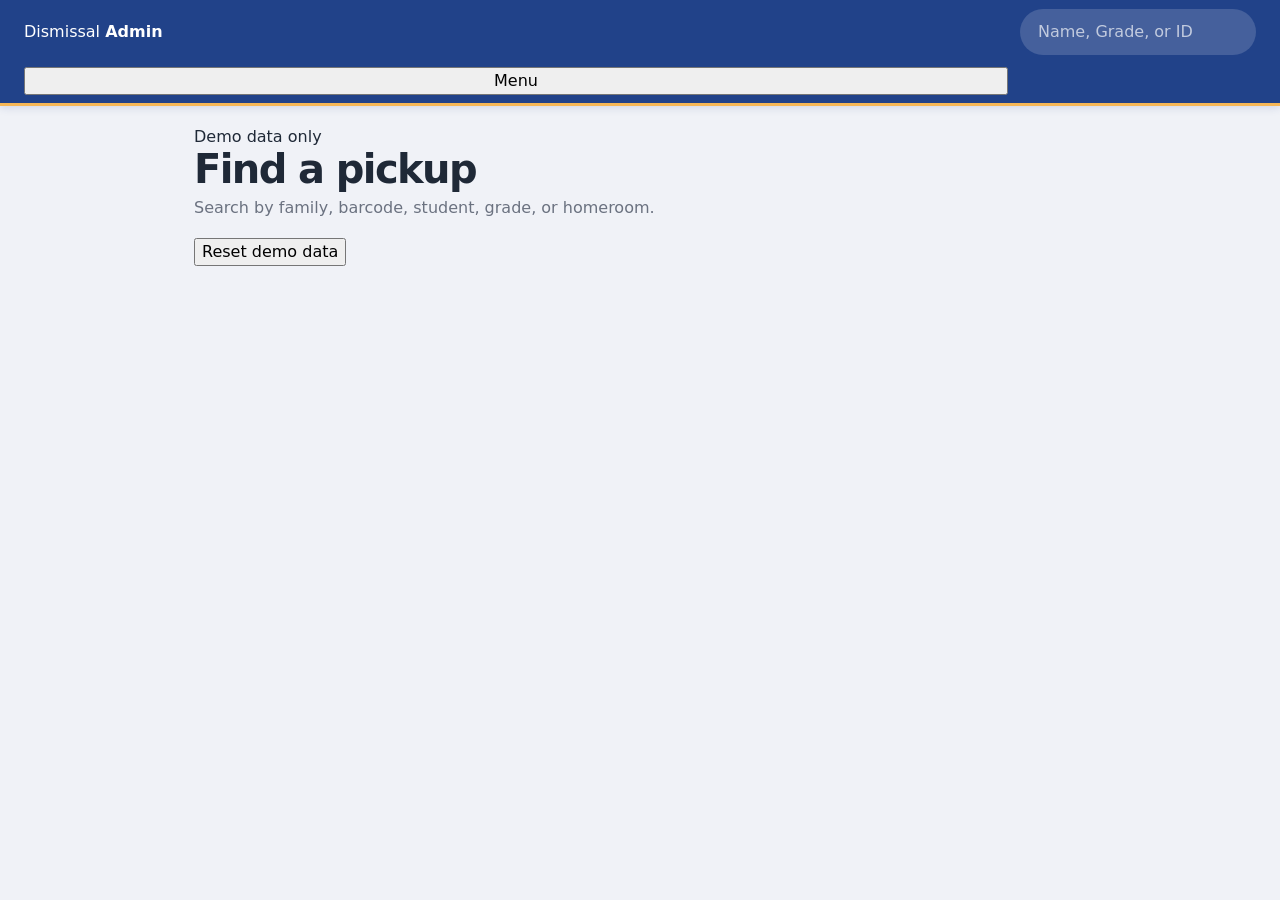
<file: admin.html>
<!doctype html>
<html lang="en">
<head>
  <meta charset="utf-8">
  <meta name="viewport" content="width=device-width, initial-scale=1, viewport-fit=cover">
  <meta name="theme-color" content="#214289">
  <title>Dismissal · Admin</title>
  <link rel="stylesheet" href="styles.css">
</head>
<body>
  <header class="appbar appbar-admin">
    <div class="appbar-copy">
      <span class="appbar-kicker">Dismissal</span>
      <strong class="appbar-title">Admin</strong>
    </div>
    <div class="header-search">
      <input class="search-input" id="search" type="search" autocomplete="off" placeholder="Name, Grade, or ID" aria-label="Search pickup groups">
    </div>
    <button class="icon-button" type="button" data-app-menu aria-label="Open menu">Menu</button>
  </header>

  <main>
    <div class="prototype-chip">Demo data only</div>

    <section class="screen-head">
      <h1>Find a pickup</h1>
      <p>Search by family, barcode, student, grade, or homeroom.</p>
    </section>

    <section class="admin-list" id="groups"></section>

    <section class="admin-tools">
      <button class="danger-button" id="resetDemo" type="button">Reset demo data</button>
    </section>
  </main>

  <script src="app.js"></script>
  <script>
    const root = document.querySelector('#groups');
    const search = document.querySelector('#search');

    function render() {
      const state = DismissalApp.loadState();
      const query = search.value.trim().toLowerCase();

      if (!query && state.pickupGroups.length > 20) {
        root.innerHTML = `<div class="empty-state"><strong>${state.pickupGroups.length} pickup groups</strong><span>Type a family, student, or barcode above to find one.</span></div>`;
        return;
      }

      const groups = state.pickupGroups.filter(group => {
        const members = group.studentIds.map(id => state.students.find(s => s.id === id)).filter(Boolean);
        const text = [group.name, group.token, ...members.flatMap(s => [s.name, s.grade, s.homeroom])].join(' ').toLowerCase();
        return !query || text.includes(query);
      });

      if (!groups.length) {
        root.innerHTML = '<div class="empty-state"><strong>No matches</strong><span>Try a family name, student name, or barcode.</span></div>';
        return;
      }

      root.innerHTML = groups.map(group => {
        const members = group.studentIds.map(id => state.students.find(s => s.id === id)).filter(Boolean);
        return `<article class="admin-card">
          <h2>${DismissalApp.escapeHtml(group.name)}</h2>
          <span class="code">${DismissalApp.escapeHtml(group.token)}</span>
          ${members.map(s => `<div class="admin-member"><strong>${DismissalApp.escapeHtml(s.name)}</strong><span>Grade ${DismissalApp.escapeHtml(s.grade)} · ${DismissalApp.escapeHtml(s.homeroom)}</span></div>`).join('')}
        </article>`;
      }).join('');
    }

    search.addEventListener('input', render);
    document.querySelector('#resetDemo').addEventListener('click', () => {
      DismissalApp.openModal({
        eyebrow: 'Prototype tools',
        title: 'Reset the demo?',
        body: '<p>This clears the fictional dismissal queue and restores the demo pickup groups.</p>',
        actions: [{ label: 'Reset demo', kind: 'warning', onClick: () => { DismissalApp.resetDemo(); render(); } }]
      });
    });

    DismissalApp.bindMenu('admin');
    DismissalApp.bindLiveRefresh(render);
    render();
  </script>
</body>
</html>
</file>
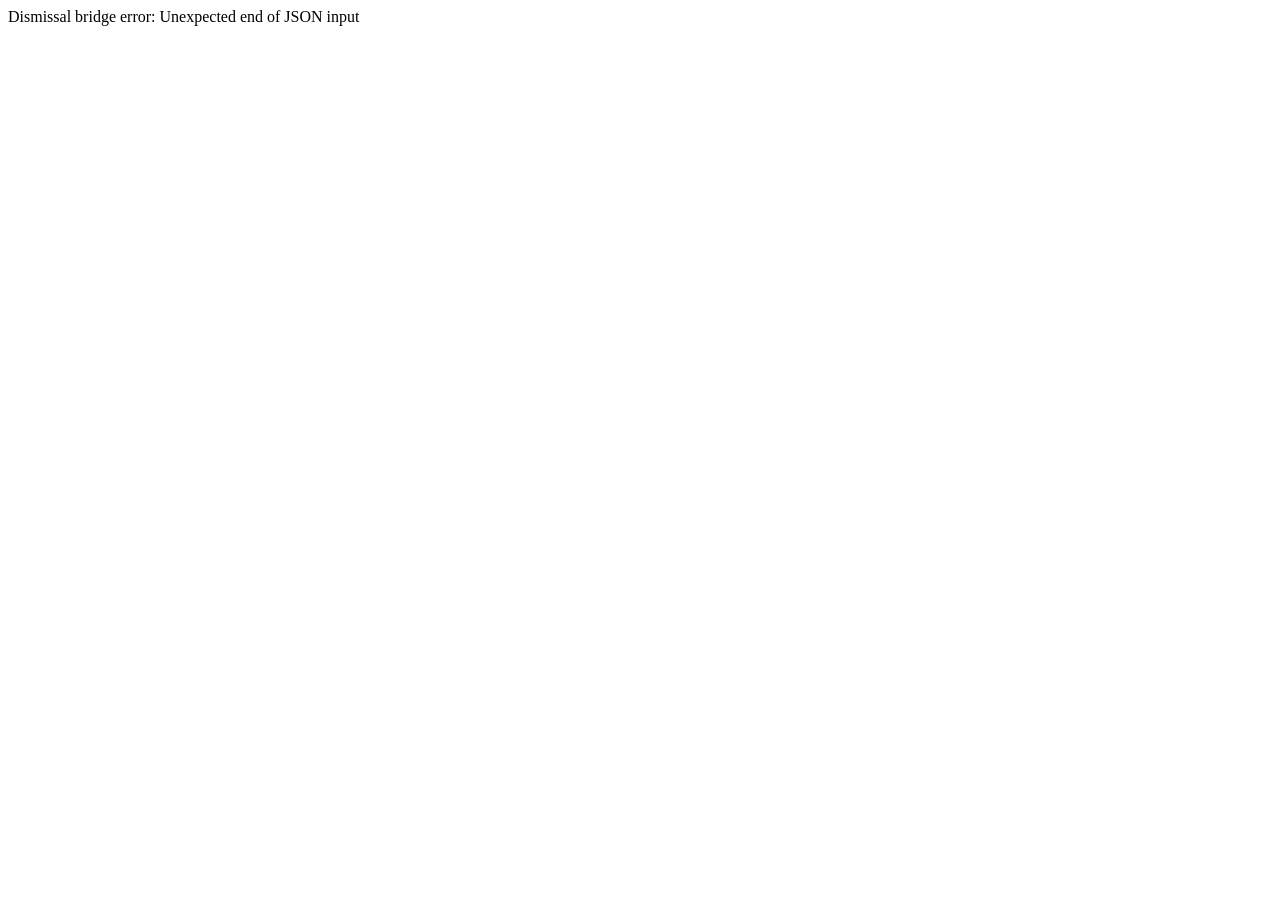
<file: bridge.html>
<!doctype html>
<html lang="en">
<head>
  <meta charset="utf-8">
  <meta name="viewport" content="width=device-width, initial-scale=1">
  <title>Dismissal Bridge</title>
</head>
<body>
<script>
(function () {
  'use strict';
  try {
    var raw = String(window.name || '');
    var message = JSON.parse(raw);
    if (!message || !message.requestId) throw new Error('Missing response payload.');
    window.name = '';
    window.top.postMessage(message, window.location.origin);
    document.body.textContent = 'Response delivered.';
  } catch (err) {
    document.body.textContent = 'Dismissal bridge error: ' + (err && err.message ? err.message : String(err));
  }
})();
</script>
</body>
</html>
</file>
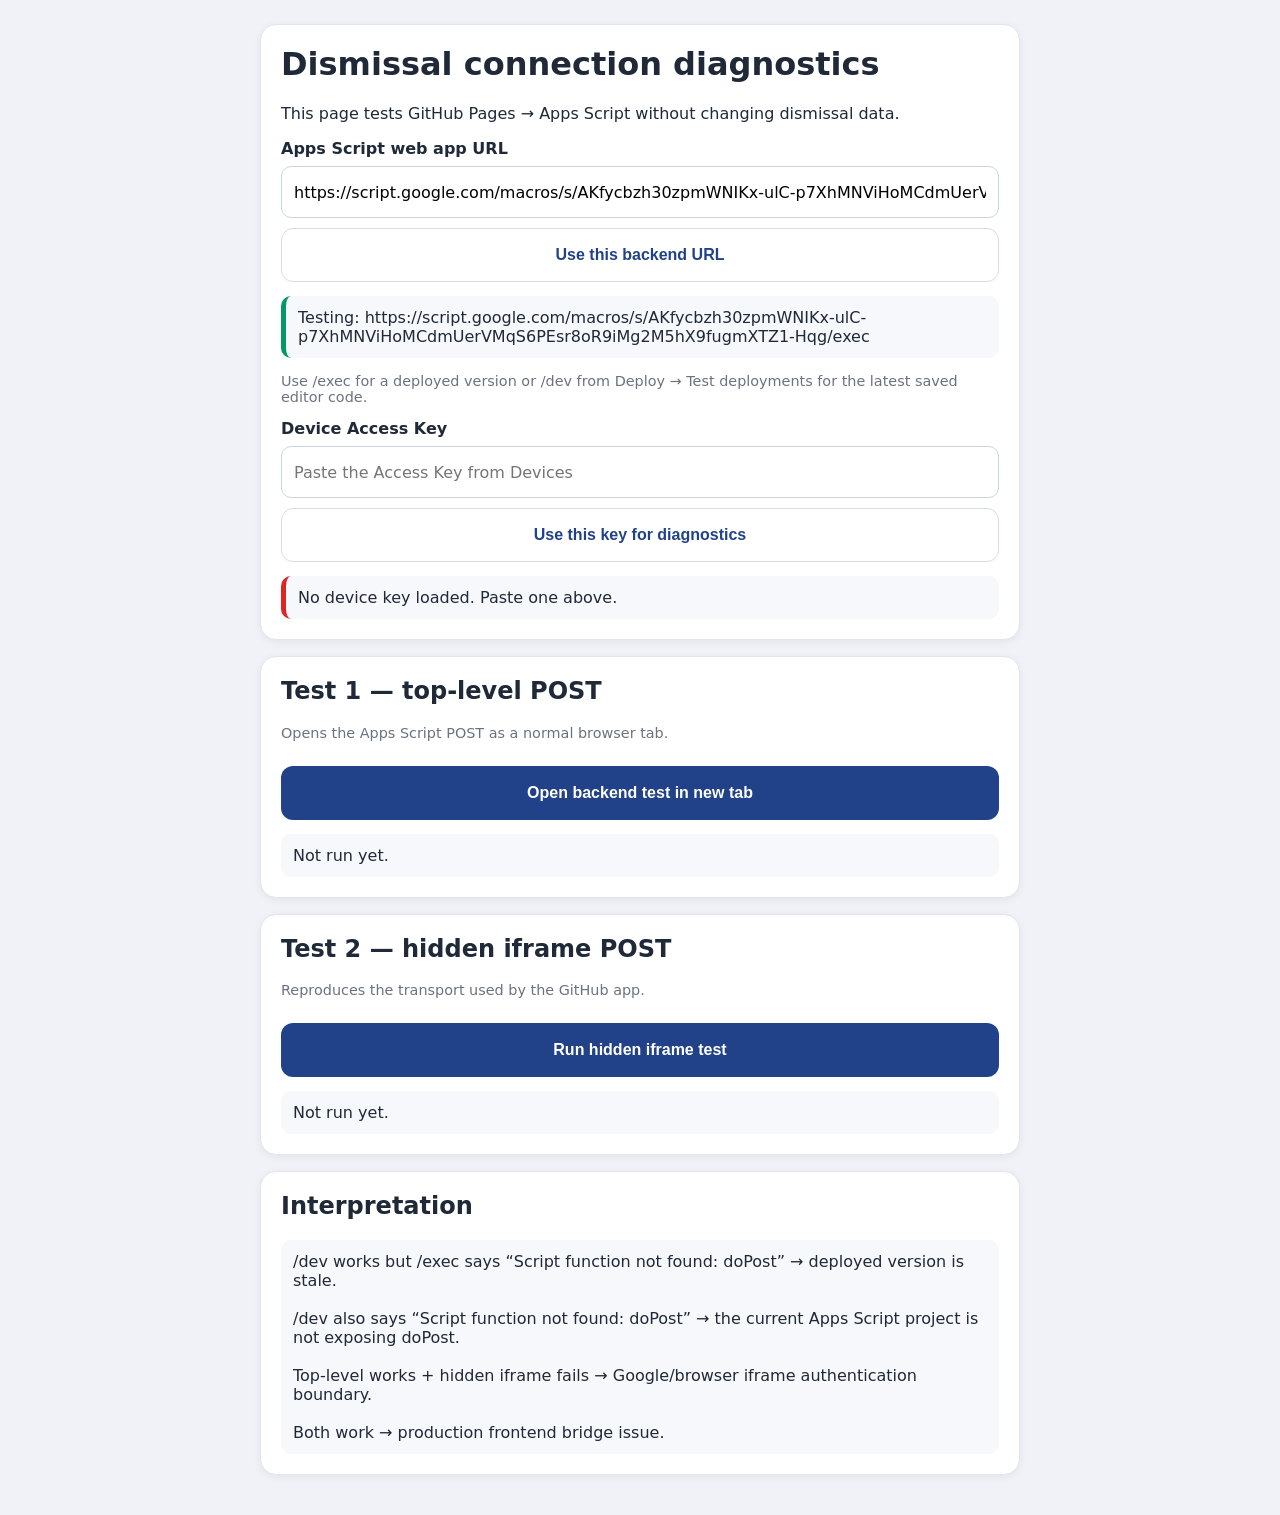
<file: diagnostics.html>
<!doctype html>
<html lang="en">
<head>
  <meta charset="utf-8">
  <meta name="viewport" content="width=device-width, initial-scale=1, viewport-fit=cover">
  <title>Dismissal Diagnostics</title>
  <style>
    :root{font-family:system-ui,-apple-system,BlinkMacSystemFont,"Segoe UI",sans-serif;color:#1f2937;background:#f0f2f7}*{box-sizing:border-box}body{margin:0;padding:24px}.wrap{max-width:760px;margin:auto}.card{background:#fff;border:1px solid #e2e5eb;border-radius:16px;padding:20px;box-shadow:0 2px 8px rgba(0,0,0,.06);margin-bottom:16px}h1,h2{margin-top:0}button{width:100%;min-height:54px;border:0;border-radius:12px;background:#214289;color:#fff;font-weight:800;font-size:1rem;padding:12px;margin-top:10px;cursor:pointer}button.secondary{background:#fff;color:#214289;border:1px solid #d7dce5}input{width:100%;min-height:52px;border:1px solid #cbd5e1;border-radius:10px;padding:10px 12px;font:inherit;margin-top:8px}.status{margin-top:14px;padding:12px;border-radius:10px;background:#f7f8fb;white-space:pre-wrap;word-break:break-word}.ok{border-left:5px solid #059669}.bad{border-left:5px solid #dc2626}.muted{color:#6b7280;font-size:.9rem}</style>
</head>
<body>
<div class="wrap">
  <div class="card">
    <h1>Dismissal connection diagnostics</h1>
    <p>This page tests GitHub Pages → Apps Script without changing dismissal data.</p>

    <label for="backendUrl"><strong>Apps Script web app URL</strong></label>
    <input id="backendUrl" type="url" autocomplete="off" spellcheck="false">
    <button id="saveBackend" class="secondary" type="button">Use this backend URL</button>
    <div class="status" id="backendStatus"></div>
    <p class="muted">Use /exec for a deployed version or /dev from Deploy → Test deployments for the latest saved editor code.</p>

    <label for="deviceKey"><strong>Device Access Key</strong></label>
    <input id="deviceKey" type="password" autocomplete="off" placeholder="Paste the Access Key from Devices">
    <button id="saveKey" class="secondary" type="button">Use this key for diagnostics</button>
    <div class="status" id="keyStatus"></div>
  </div>

  <div class="card">
    <h2>Test 1 — top-level POST</h2>
    <p class="muted">Opens the Apps Script POST as a normal browser tab.</p>
    <button id="topLevel" type="button">Open backend test in new tab</button>
    <div class="status" id="topStatus">Not run yet.</div>
  </div>

  <div class="card">
    <h2>Test 2 — hidden iframe POST</h2>
    <p class="muted">Reproduces the transport used by the GitHub app.</p>
    <button id="iframeTest" type="button">Run hidden iframe test</button>
    <div class="status" id="iframeStatus">Not run yet.</div>
  </div>

  <div class="card">
    <h2>Interpretation</h2>
    <div class="status">/dev works but /exec says “Script function not found: doPost” → deployed version is stale.

/dev also says “Script function not found: doPost” → the current Apps Script project is not exposing doPost.

Top-level works + hidden iframe fails → Google/browser iframe authentication boundary.

Both work → production frontend bridge issue.</div>
  </div>
</div>
<script>
(function () {
  'use strict';

  var DEFAULT_API_URL = 'https://script.google.com/macros/s/AKfycbzh30zpmWNIKx-ulC-p7XhMNViHoMCdmUerVMqS6PEsr8oR9iMg2M5hX9fugmXTZ1-Hqg/exec';
  var URL_STORAGE = 'dismissal-diagnostic-backend-url-v1';
  var KEY_STORAGE = 'dismissal-device-key-v1';
  var apiUrl = localStorage.getItem(URL_STORAGE) || DEFAULT_API_URL;
  var key = localStorage.getItem(KEY_STORAGE) || '';

  function byId(id) { return document.getElementById(id); }
  function setStatus(id, text, good) {
    var el = byId(id);
    el.textContent = text;
    el.className = 'status ' + (good === true ? 'ok' : good === false ? 'bad' : '');
  }

  function validBackend(value) {
    try {
      var u = new URL(value);
      return u.protocol === 'https:' &&
        u.hostname === 'script.google.com' &&
        (u.pathname.endsWith('/exec') || u.pathname.endsWith('/dev'));
    } catch (err) {
      return false;
    }
  }

  function refresh() {
    byId('backendUrl').value = apiUrl;
    setStatus('backendStatus', 'Testing: ' + apiUrl, true);
    byId('deviceKey').value = '';
    setStatus('keyStatus', key ? 'Device key loaded. Length: ' + key.length + ' characters.' : 'No device key loaded. Paste one above.', Boolean(key));
  }

  function makeForm(target, requestId) {
    var form = document.createElement('form');
    form.method = 'POST';
    form.action = apiUrl;
    form.target = target;
    form.style.display = 'none';

    var fields = {
      requestId: requestId,
      action: 'bootstrap',
      deviceKey: key,
      payload: JSON.stringify({ view: 'dispatcher' })
    };

    Object.keys(fields).forEach(function (name) {
      var input = document.createElement('input');
      input.type = 'hidden';
      input.name = name;
      input.value = fields[name];
      form.appendChild(input);
    });

    document.body.appendChild(form);
    return form;
  }

  byId('saveBackend').addEventListener('click', function () {
    var entered = String(byId('backendUrl').value || '').trim();
    if (!validBackend(entered)) {
      setStatus('backendStatus', 'Paste a complete script.google.com web-app URL ending in /exec or /dev.', false);
      return;
    }
    apiUrl = entered;
    localStorage.setItem(URL_STORAGE, apiUrl);
    setStatus('backendStatus', 'Testing: ' + apiUrl, true);
  });

  byId('saveKey').addEventListener('click', function () {
    var entered = String(byId('deviceKey').value || '').trim();
    if (!entered) {
      setStatus('keyStatus', 'Paste the Access Key first.', false);
      return;
    }
    key = entered;
    localStorage.setItem(KEY_STORAGE, key);
    byId('deviceKey').value = '';
    setStatus('keyStatus', 'Device key loaded. Length: ' + key.length + ' characters.', true);
  });

  byId('topLevel').addEventListener('click', function () {
    if (!key) {
      setStatus('topStatus', 'Cannot test: enter a device key first.', false);
      return;
    }
    var id = 'diag-top-' + Date.now();
    var form = makeForm('_blank', id);
    setStatus('topStatus', 'POST opened using:\n' + apiUrl + '\n\nRead the result in the new tab.', true);
    form.submit();
    window.setTimeout(function () { form.remove(); }, 1000);
  });

  byId('iframeTest').addEventListener('click', function () {
    if (!key) {
      setStatus('iframeStatus', 'Cannot test: enter a device key first.', false);
      return;
    }

    var id = 'diag-frame-' + Date.now();
    var frameName = 'diag_frame_' + Date.now();
    var iframe = document.createElement('iframe');
    iframe.name = frameName;
    iframe.style.display = 'none';
    document.body.appendChild(iframe);

    var form = makeForm(frameName, id);
    var finished = false;
    setStatus('iframeStatus', 'Waiting up to 15 seconds…\n' + apiUrl, null);

    function listener(event) {
      if (!event.data || event.data.requestId !== id) return;
      finished = true;
      window.removeEventListener('message', listener);
      setStatus('iframeStatus', 'Received response:\n' + JSON.stringify(event.data, null, 2), true);
      form.remove();
      iframe.remove();
    }

    window.addEventListener('message', listener);
    form.submit();

    window.setTimeout(function () {
      if (finished) return;
      window.removeEventListener('message', listener);
      setStatus('iframeStatus', 'Timed out. No Apps Script postMessage response was received.', false);
      form.remove();
      iframe.remove();
    }, 15000);
  });

  refresh();
})();
</script>
</body>
</html>
</file>
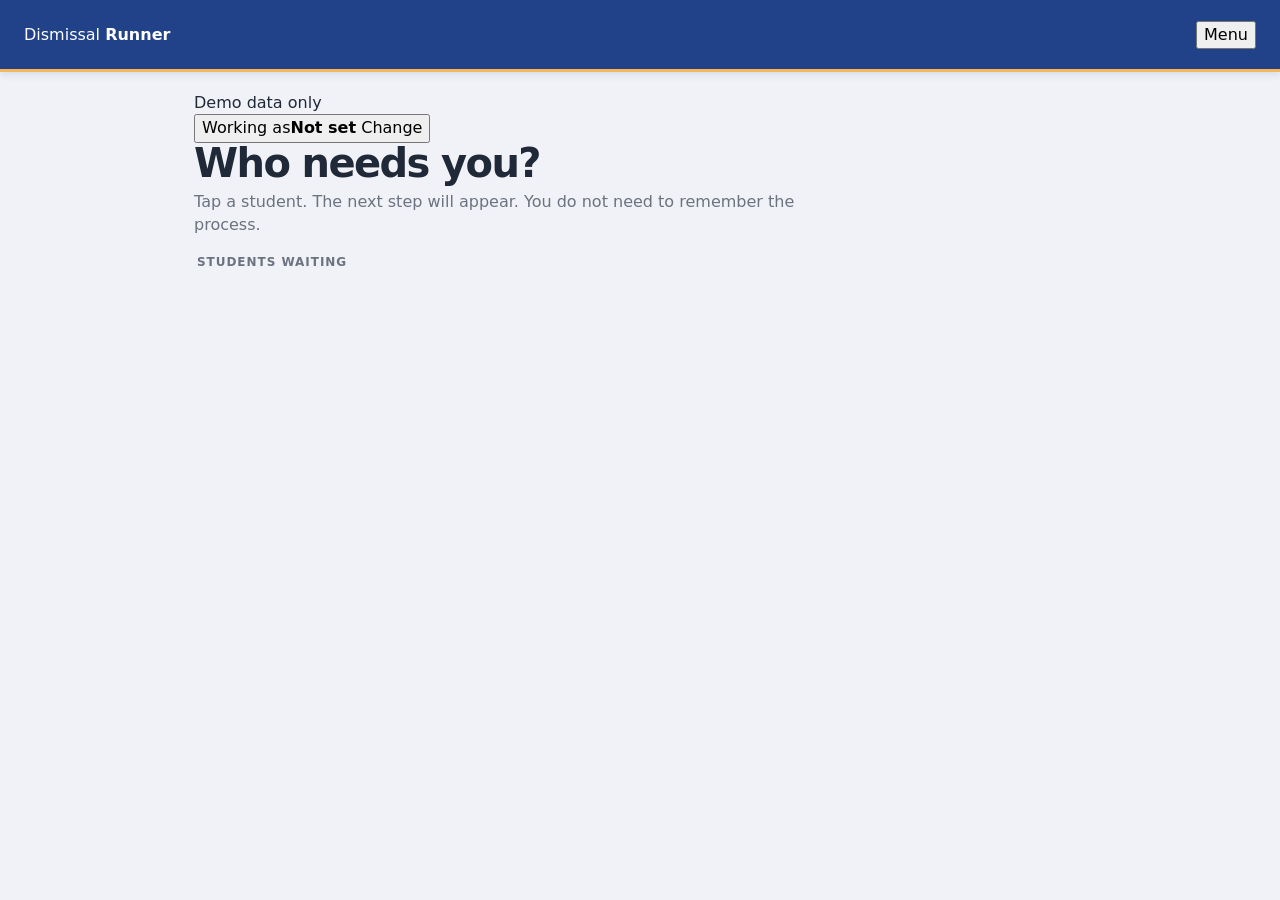
<file: runner.html>
<!doctype html>
<html lang="en">
<head>
  <meta charset="utf-8">
  <meta name="viewport" content="width=device-width, initial-scale=1, viewport-fit=cover">
  <meta name="theme-color" content="#214289">
  <title>Dismissal · Runner</title>
  <link rel="stylesheet" href="styles.css">
</head>
<body>
  <header class="appbar">
    <div class="appbar-copy">
      <span class="appbar-kicker">Dismissal</span>
      <strong class="appbar-title">Runner</strong>
    </div>
    <button class="icon-button" type="button" data-app-menu aria-label="Open menu">Menu</button>
  </header>

  <main>
    <div class="prototype-chip">Demo data only</div>

    <button class="runner-identity" id="identityButton" type="button">
      <span>Working as<strong id="runnerName">Not set</strong></span>
      <span class="change">Change</span>
    </button>

    <section class="screen-head">
      <h1>Who needs you?</h1>
      <p>Tap a student. The next step will appear. You do not need to remember the process.</p>
    </section>

    <div class="section-label">Students waiting</div>
    <section class="queue" id="queue" aria-live="polite"></section>
  </main>

  <script src="app.js"></script>
  <script>
    const queue = document.querySelector('#queue');
    const runnerName = document.querySelector('#runnerName');

    function actor() {
      return DismissalApp.getActor() || 'Runner';
    }

    function keepOnlyMyWork() {
      const state = DismissalApp.loadState();
      const me = actor();
      queue.querySelectorAll('[data-dismissal-id]').forEach(card => {
        const d = state.dismissals.find(x => x.id === card.dataset.dismissalId);
        if (!d) return;
        const waiting = d.status === 'CALLED' || d.status === 'CALL_AGAIN';
        const available = waiting && (!d.claimedBy || d.claimedBy === me);
        const mine = d.claimedBy === me && (d.status === 'CLAIMED' || d.status === 'CANT_FIND');
        card.hidden = !(available || mine);
      });
      const visibleCards = [...queue.querySelectorAll('[data-dismissal-id]')].filter(card => !card.hidden);
      if (!visibleCards.length && state.dismissals.some(d => d.status !== 'COMPLETE')) {
        queue.innerHTML = '<div class="empty-state"><div class="empty-icon">✓</div><strong>You are caught up</strong><span>Other students are already being handled.</span></div>';
      }
    }

    function refresh() {
      runnerName.textContent = DismissalApp.getActor() || 'Not set';
      DismissalApp.renderQueue(queue, { role: 'runner', actor: actor(), onChange: refresh });
      keepOnlyMyWork();
    }

    function askName(required = false) {
      DismissalApp.openNameModal({ required, onSave: refresh });
    }

    document.querySelector('#identityButton').addEventListener('click', () => askName(false));
    DismissalApp.bindMenu('runner');
    DismissalApp.bindLiveRefresh(refresh);
    refresh();
    if (!DismissalApp.getActor()) askName(true);
    setInterval(DismissalApp.updateTimers, 1000);
  </script>
</body>
</html>
</file>
<file: styles.css>
:root {
  --primary:#214289; --primary-hover:#1a356c; --accent:#f6b756;
  --accent-light:rgba(246,183,86,.12); --bg:#f0f2f7; --surface:#fff;
  --border:#e2e5eb; --text:#1f2937; --muted:#6b7280; --success:#059669;
  --error:#dc2626; --called:#f59e0b; --primary-light:rgba(33,66,137,.10);
  --success-light:rgba(5,150,105,.10); --error-light:rgba(220,38,38,.09);
  --called-light:rgba(245,158,11,.11); --radius:14px; --radius-sm:10px;
  --shadow-card:0 2px 5px rgba(0,0,0,.06),0 1px 3px rgba(0,0,0,.04);
  --shadow-lifted:0 10px 30px rgba(0,0,0,.12),0 3px 8px rgba(0,0,0,.06);
  --safe-bottom:env(safe-area-inset-bottom,0px);
}
*{box-sizing:border-box} html{min-height:100%;-webkit-text-size-adjust:100%}
body{margin:0;min-height:100vh;background:var(--bg);color:var(--text);font:16px/1.4 Inter,ui-sans-serif,system-ui,-apple-system,BlinkMacSystemFont,"Segoe UI",sans-serif}
button,input{font:inherit} button{touch-action:manipulation} body.modal-open{overflow:hidden}[hidden]{display:none!important}
.boot-screen{min-height:100vh;display:grid;place-items:center;align-content:center;gap:14px;color:var(--muted)}
.boot-mark,.setup-mark{width:64px;height:64px;display:grid;place-items:center;border-radius:18px;background:var(--primary);color:#fff;font-size:1.6rem;font-weight:900;border-bottom:4px solid var(--accent)}
.appbar{position:sticky;top:0;z-index:30;min-height:72px;display:grid;grid-template-columns:1fr auto;align-items:center;gap:12px;padding:9px 14px 8px;background:var(--primary);color:#fff;border-bottom:3px solid var(--accent);box-shadow:0 2px 8px rgba(33,66,137,.14)}
.appbar.admin-mode{grid-template-columns:auto minmax(120px,1fr) auto}.brand-block{min-width:0}.school-name{display:block;color:rgba(255,255,255,.7);font-size:.63rem;font-weight:850;letter-spacing:.11em;text-transform:uppercase}.view-title{display:block;margin-top:2px;font-size:1.18rem;line-height:1.1}
.menu-button{min-height:44px;padding:0 16px;border:0;border-radius:999px;background:rgba(255,255,255,.14);color:#fff;font-weight:850}.menu-button:active{background:rgba(255,255,255,.23)}
.header-search input{width:100%;min-height:46px;padding:10px 18px;border:0;border-radius:999px;background:rgba(255,255,255,.16);color:#fff;outline:none}.header-search input::placeholder{color:rgba(255,255,255,.67)}.header-search input:focus{background:rgba(255,255,255,.23);box-shadow:inset 0 0 0 2px rgba(255,255,255,.3)}
main{width:min(920px,100%);margin:0 auto;padding:20px 14px 54px}.screen-head{margin-bottom:18px}.screen-head h1{margin:0;font-size:clamp(1.75rem,8vw,2.5rem);line-height:1.04;letter-spacing:-.04em}.screen-head p{margin:7px 0 0;color:var(--muted);max-width:650px}
.identity-chip{display:inline-flex;align-items:center;gap:7px;margin-bottom:14px;padding:6px 10px;border-radius:999px;background:var(--surface);border:1px solid var(--border);box-shadow:var(--shadow-card);font-size:.78rem;color:var(--muted)}.identity-chip strong{color:var(--text)}
.summary-row{display:grid;grid-template-columns:1fr 1fr;gap:10px;margin-bottom:13px}.summary-tile{min-height:86px;display:grid;align-content:center;padding:13px 15px;border:1px solid var(--border);border-radius:var(--radius);background:var(--surface);box-shadow:var(--shadow-card)}.summary-tile.attention{border-left:5px solid var(--error)}.summary-number{font-size:2rem;font-weight:900;color:var(--primary);line-height:1}.summary-tile.attention .summary-number{color:var(--error)}.summary-label{margin-top:5px;color:var(--muted);font-size:.8rem;font-weight:800}.completed-note{margin:0 2px 17px;color:var(--muted);font-size:.8rem}
.section-label{margin:16px 3px 9px;color:var(--muted);font-size:.75rem;font-weight:900;letter-spacing:.08em;text-transform:uppercase}.queue{display:grid;gap:10px}
.student-card{width:100%;display:grid;grid-template-columns:52px minmax(0,1fr) auto auto;gap:12px;align-items:center;padding:14px 15px 14px 13px;border:1px solid var(--border);border-left:5px solid #67bee2;border-radius:var(--radius);background:var(--surface);color:var(--text);box-shadow:var(--shadow-card);text-align:left;cursor:pointer}.student-card:active{transform:scale(.994)}.student-card.warn{border-left-color:var(--called)}.student-card.danger{border-left-color:var(--error)}.student-card.progress{border-left-color:var(--primary)}
.grade-badge{width:52px;height:52px;display:grid;place-items:center;border-radius:13px;background:#67bee2;color:#fff;font-weight:900;font-size:1.05rem}.student-card.warn .grade-badge{background:#ffcf33}.student-card.danger .grade-badge{background:#ef5b89}.student-card.progress .grade-badge{background:#5472b5}
.student-name{font-size:1.08rem;font-weight:900;line-height:1.18}.student-meta{margin-top:4px;color:var(--muted);font-size:.86rem}.pickup-meta{margin-top:2px;color:#7d8798;font-size:.77rem}.card-side{text-align:right;min-width:84px}.wait{font-size:1.22rem;font-weight:900;color:var(--primary);font-variant-numeric:tabular-nums}.status{margin-top:5px;color:var(--muted);font-size:.72rem;font-weight:800;max-width:135px}.chevron{margin-left:6px;color:#c2c8d2;font-size:1.7rem;line-height:1}
.empty-state{min-height:220px;display:grid;place-items:center;align-content:center;gap:7px;padding:28px;border:1px dashed var(--border);border-radius:var(--radius);background:rgba(255,255,255,.46);text-align:center;color:var(--muted)}.empty-state strong{color:var(--text);font-size:1.15rem}.empty-icon{width:56px;height:56px;display:grid;place-items:center;border-radius:50%;background:var(--success-light);color:var(--success);font-size:1.5rem;font-weight:900}
.scanner-page{display:grid;gap:12px}.scanner-head{margin-bottom:2px}.scanner-live{position:relative;width:100%;min-height:270px;overflow:hidden;border-radius:20px;background:#0d1424;border:1px solid rgba(33,66,137,.3);box-shadow:var(--shadow-card)}
.reader{width:100%;min-height:270px}.reader video{width:100%!important;min-height:270px;object-fit:cover;border-radius:20px}.reader>div{border:0!important}.reader img{display:none!important}
.camera-placeholder{position:absolute;inset:0;display:grid;place-items:center;align-content:center;gap:10px;padding:20px;text-align:center;color:#d8e0f1;background:radial-gradient(circle at 50% 42%,#24345b 0,#121c31 58%,#0d1424 100%)}.camera-placeholder .scan-mark{width:90px;height:90px;display:grid;place-items:center;border-radius:50%;border:7px solid rgba(255,255,255,.12);background:rgba(255,255,255,.08);font-size:2.7rem;color:#fff}.camera-placeholder span{color:#9ba9c3;font-size:.86rem}
.scan-ready{display:inline-flex;align-items:center;justify-content:center;gap:8px;margin:2px auto;padding:7px 12px;border-radius:999px;background:var(--primary-light);color:var(--primary);font-size:.76rem;font-weight:900;letter-spacing:.06em}.scan-ready:before{content:"";width:9px;height:9px;border-radius:50%;background:var(--success)}
.scan-hidden{position:fixed;left:-20px;top:-20px;width:1px;height:1px;opacity:.01}.scanner-actions{display:grid;gap:9px}.big-button{width:100%;min-height:60px;border:0;border-radius:var(--radius);background:var(--primary);color:#fff;font-weight:900;box-shadow:var(--shadow-card)}.big-button:disabled{opacity:.55}.big-button.secondary{background:var(--surface);color:var(--primary);border:1px solid var(--border)}.text-button{min-height:46px;border:0;background:transparent;color:var(--primary);font-weight:800;text-decoration:underline;text-underline-offset:3px}
.scan-flash{position:absolute;inset:0;z-index:5;display:grid;place-items:center;padding:20px;color:#fff;font-size:1.7rem;font-weight:950;text-align:center;pointer-events:none;animation:scanFlash .9s ease forwards}.scan-flash.ok{background:rgba(5,150,105,.74)}.scan-flash.bad{background:rgba(220,38,38,.76)}@keyframes scanFlash{0%{opacity:0}12%{opacity:1}68%{opacity:1}100%{opacity:0}}
.device-setup{width:min(520px,100%);margin:40px auto;padding:22px;border:1px solid var(--border);border-radius:20px;background:var(--surface);box-shadow:var(--shadow-card)}.device-setup .setup-mark{margin-bottom:20px}.device-setup h1{margin:0;font-size:2rem;line-height:1}.device-setup>p{color:var(--muted)}.device-setup form{display:grid;gap:10px;margin-top:20px}.device-setup label{font-size:.8rem;font-weight:900}.device-setup input,.modal-input{width:100%;min-height:54px;padding:12px 14px;border:2px solid var(--border);border-radius:12px;background:#fff;color:var(--text);outline:none}.device-setup input:focus,.modal-input:focus{border-color:var(--primary)}.setup-note{font-size:.76rem}.setup-error{margin:14px 0;padding:10px 12px;border-radius:10px;background:var(--error-light);color:var(--error);font-size:.85rem;font-weight:700}
.directory-meta{margin:0 3px 10px;color:var(--muted);font-size:.77rem;font-weight:850;text-transform:uppercase;letter-spacing:.07em}.directory-list{display:grid;gap:10px}.directory-card{padding:15px;border:1px solid var(--border);border-left:5px solid #67bee2;border-radius:var(--radius);background:var(--surface);box-shadow:var(--shadow-card)}.directory-card h2{margin:0;font-size:1.06rem}.directory-code{display:inline-block;margin-top:6px;padding:4px 7px;border-radius:8px;background:var(--accent-light);color:#845707;font:800 .76rem ui-monospace,SFMono-Regular,Menlo,monospace}.directory-student{margin-top:10px;padding-top:9px;border-top:1px solid var(--border)}.directory-student strong{display:block}.directory-student span{color:var(--muted);font-size:.8rem}
.toast{position:fixed;left:12px;right:12px;bottom:calc(12px + var(--safe-bottom));z-index:70;max-width:620px;margin:auto;padding:14px 16px;border:1px solid var(--border);border-radius:var(--radius);background:var(--surface);box-shadow:var(--shadow-lifted);transform:translateY(140%);opacity:0;transition:.18s ease;pointer-events:none}.toast.show{transform:translateY(0);opacity:1}.toast.success{border-left:6px solid var(--success)}.toast.error{border-left:6px solid var(--error)}.toast-title{font-weight:900}.toast-detail{margin-top:4px;color:var(--muted);font-size:.82rem}
.modal-layer{position:fixed;inset:0;z-index:100;display:grid;align-items:end;visibility:hidden}.modal-layer.show{visibility:visible}.modal-backdrop{position:absolute;inset:0;background:rgba(17,24,39,.52);opacity:0;transition:.16s}.modal-layer.show .modal-backdrop{opacity:1}.modal-sheet{position:relative;width:100%;max-height:88vh;overflow:auto;padding:9px 16px calc(18px + var(--safe-bottom));border-radius:22px 22px 0 0;background:var(--surface);box-shadow:0 -10px 35px rgba(0,0,0,.18);transform:translateY(100%);transition:.18s}.modal-layer.show .modal-sheet{transform:translateY(0)}.modal-grab{width:44px;height:5px;margin:3px auto 15px;border-radius:99px;background:var(--border)}.modal-eyebrow{color:var(--primary);font-size:.7rem;font-weight:900;letter-spacing:.08em;text-transform:uppercase}.modal-sheet h2{margin:4px 0 0;font-size:1.75rem;line-height:1.08}.modal-body{margin-top:13px;color:var(--muted)}.modal-person{padding:13px;border:1px solid var(--border);border-radius:var(--radius);background:#f7f8fb}.modal-person strong{display:block;color:var(--text);font-size:1.1rem}.modal-wait{margin-top:5px;color:var(--primary);font-weight:900}.modal-actions{display:grid;gap:9px;margin-top:17px}.modal-action{width:100%;min-height:60px;padding:11px 15px;border:1px solid var(--border);border-radius:var(--radius);background:#f7f8fb;color:var(--text);font-weight:900}.modal-action.primary{border-color:var(--primary);background:var(--primary);color:#fff}.modal-action.warning{border-color:rgba(245,158,11,.28);background:var(--called-light);color:#875807}.modal-cancel{min-height:46px;border:0;background:transparent;color:var(--muted);font-weight:800}.menu-list{display:grid;gap:8px}.menu-link{min-height:56px;display:flex;align-items:center;justify-content:space-between;padding:11px 14px;border:1px solid var(--border);border-radius:var(--radius);background:var(--surface);font-weight:850}.menu-link.current{background:var(--primary-light);border-color:rgba(33,66,137,.22);color:var(--primary)}.disconnect-button{width:100%;min-height:48px;margin-top:16px;border:0;border-top:1px solid var(--border);background:transparent;color:var(--error);font-weight:850}
.error-screen{max-width:620px;margin:70px auto;padding:20px;border:1px solid rgba(220,38,38,.2);border-radius:var(--radius);background:var(--surface);box-shadow:var(--shadow-card)}.error-screen h1{margin:0 0 8px;font-size:1.5rem}.error-screen p{color:var(--muted)}
@media(max-width:600px){main{padding-top:14px}.appbar.admin-mode{grid-template-columns:auto minmax(0,1fr) auto}.school-name{display:none}.view-title{font-size:1rem}.student-card{grid-template-columns:46px minmax(0,1fr) auto auto;padding:13px 12px 13px 10px;gap:10px}.grade-badge{width:46px;height:46px;border-radius:12px}.student-name{font-size:1rem}.card-side{min-width:70px}.wait{font-size:1.05rem}.status{font-size:.67rem}.chevron{font-size:1.45rem}.scanner-live,.reader,.reader video{min-height:320px}}
@media(min-width:720px){.appbar{padding-left:24px;padding-right:24px}.modal-layer{align-items:center;justify-items:center;padding:20px}.modal-sheet{width:min(520px,100%);border-radius:18px;padding:18px 20px 20px;transform:translateY(20px) scale(.98);opacity:0;box-shadow:var(--shadow-lifted)}.modal-layer.show .modal-sheet{transform:none;opacity:1}.modal-grab{display:none}.scanner-live,.reader,.reader video{min-height:420px}}
@media(prefers-reduced-motion:reduce){*,*:before,*:after{transition:none!important;animation:none!important}}
</file>
